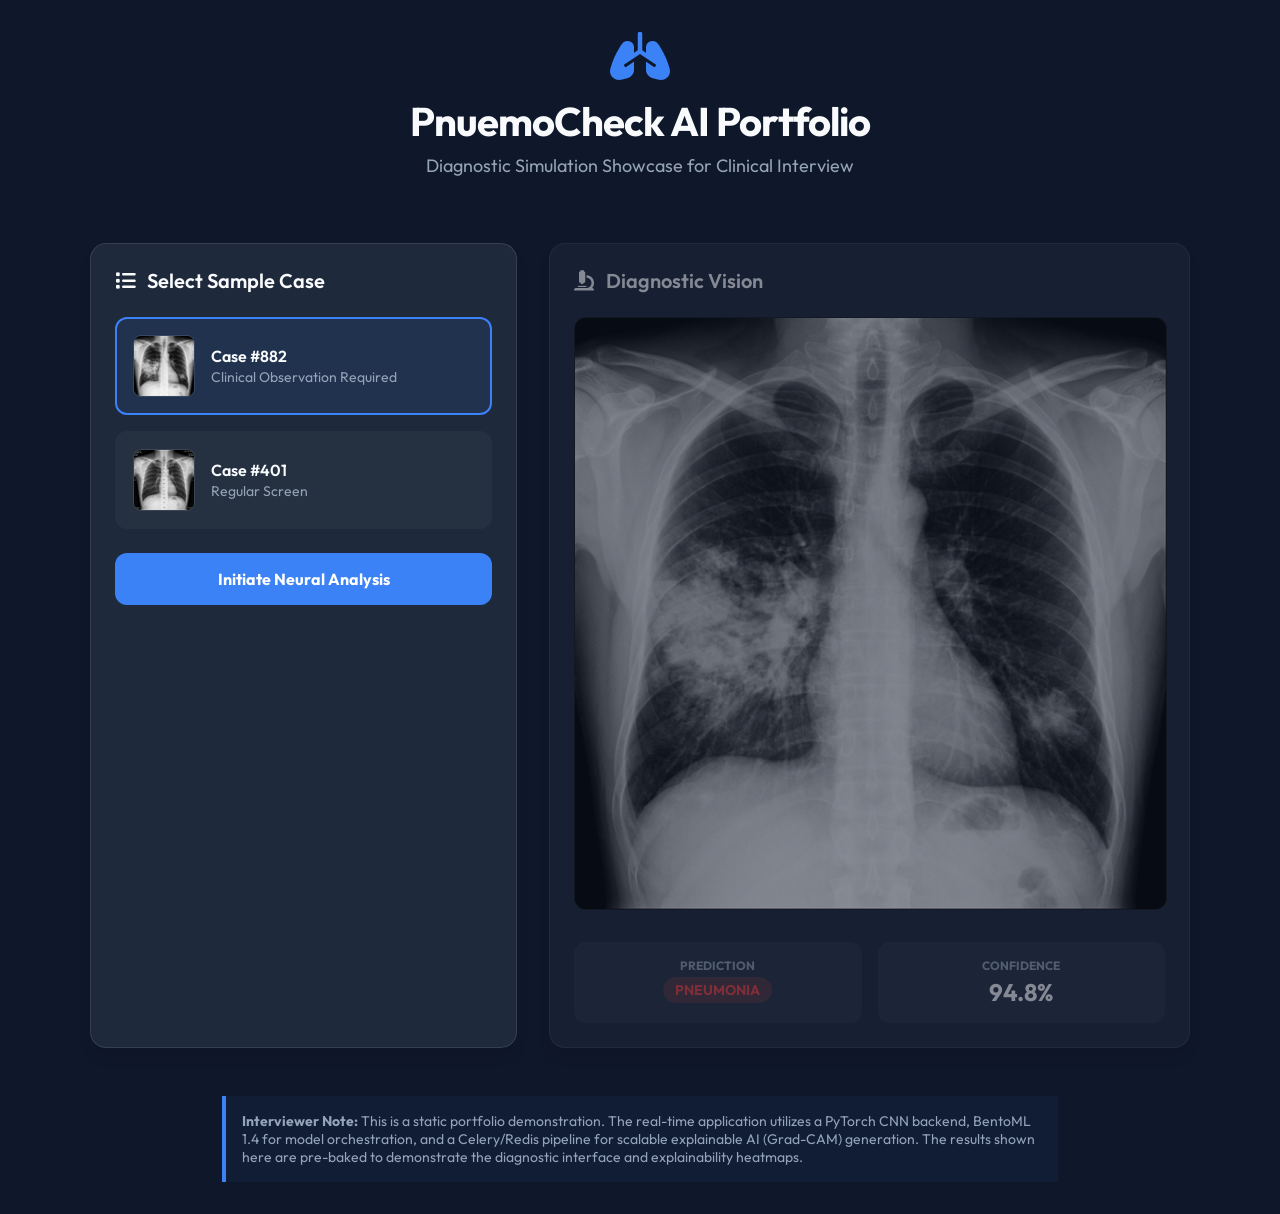
<file: gh-pages/index.html>
<!DOCTYPE html>
<html lang="en">

<head>
    <meta charset="UTF-8">
    <meta name="viewport" content="width=device-width, initial-scale=1.0">
    <title>PneumoCheck AI | Demo Showcase</title>
    <link href="https://fonts.googleapis.com/css2?family=Outfit:wght@300;400;600;700&display=swap" rel="stylesheet">
    <link rel="stylesheet" href="https://cdnjs.cloudflare.com/ajax/libs/font-awesome/6.0.0/css/all.min.css">
    <style>
        :root {
            --bg: #0f172a;
            --card: #1e293b;
            --primary: #3b82f6;
            --text: #f8fafc;
            --text-dim: #94a3b8;
            --pneumonia: #ef4444;
            --normal: #22c55e;
        }

        body {
            font-family: 'Outfit', sans-serif;
            background-color: var(--bg);
            color: var(--text);
            margin: 0;
            display: flex;
            flex-direction: column;
            align-items: center;
            min-height: 100vh;
            padding: 2rem;
        }

        .header {
            text-align: center;
            margin-bottom: 3rem;
            max-width: 800px;
        }

        .logo-icon {
            font-size: 3rem;
            color: var(--primary);
            margin-bottom: 1rem;
        }

        h1 {
            margin: 0;
            font-size: 2.5rem;
            letter-spacing: -0.025em;
        }

        .subtitle {
            color: var(--text-dim);
            font-size: 1.125rem;
            margin-top: 0.5rem;
        }

        .main-grid {
            display: grid;
            grid-template-columns: 1fr 1.5fr;
            gap: 2rem;
            max-width: 1100px;
            width: 100%;
        }

        .card {
            background: var(--card);
            border: 1px solid rgba(255, 255, 255, 0.1);
            border-radius: 1rem;
            padding: 1.5rem;
            box-shadow: 0 10px 15px -3px rgba(0, 0, 0, 0.1);
        }

        .results-card-inactive {
            opacity: 0.5;
            pointer-events: none;
        }

        .card-title {
            font-size: 1.25rem;
            font-weight: 600;
            margin-bottom: 1.5rem;
            display: flex;
            align-items: center;
            gap: 0.75rem;
        }

        .sample-grid {
            display: flex;
            flex-direction: column;
            gap: 1rem;
        }

        .sample-item {
            cursor: pointer;
            padding: 1rem;
            border-radius: 0.75rem;
            background: rgba(255, 255, 255, 0.03);
            border: 2px solid transparent;
            transition: all 0.2s;
            display: flex;
            align-items: center;
            gap: 1rem;
        }

        .sample-item:hover {
            background: rgba(255, 255, 255, 0.07);
        }

        .sample-item.active {
            border-color: var(--primary);
            background: rgba(59, 130, 246, 0.1);
        }

        .sample-thumb {
            width: 60px;
            height: 60px;
            border-radius: 0.5rem;
            object-fit: cover;
            border: 1px solid rgba(255, 255, 255, 0.1);
        }

        .sample-info .name {
            font-weight: 600;
            display: block;
        }

        .sample-info .type {
            font-size: 0.875rem;
            color: var(--text-dim);
        }

        .viewer-container {
            display: flex;
            flex-direction: column;
            gap: 1rem;
        }

        .image-stack {
            position: relative;
            width: 100%;
            aspect-ratio: 1;
            border-radius: 0.75rem;
            overflow: hidden;
            background: #000;
            border: 1px solid rgba(255, 255, 255, 0.1);
        }

        .display-img {
            width: 100%;
            height: 100%;
            object-fit: contain;
        }

        #heatmap-overlay {
            position: absolute;
            top: 0;
            left: 0;
            width: 100%;
            height: 100%;
            mix-blend-mode: screen;
            opacity: 0.7;
            pointer-events: none;
            display: none;
        }

        .metrics {
            display: grid;
            grid-template-columns: 1fr 1fr;
            gap: 1rem;
            margin-top: 1rem;
        }

        .metric-box {
            padding: 1rem;
            background: rgba(255, 255, 255, 0.05);
            border-radius: 0.75rem;
            text-align: center;
        }

        .label {
            font-size: 0.75rem;
            color: var(--text-dim);
            text-transform: uppercase;
            font-weight: 700;
            margin-bottom: 0.25rem;
        }

        .value {
            font-size: 1.5rem;
            font-weight: 700;
        }

        .badge {
            display: inline-block;
            padding: 0.25rem 0.75rem;
            border-radius: 9999px;
            font-size: 0.875rem;
            font-weight: 700;
        }

        .badge-pneumonia {
            background: rgba(239, 68, 68, 0.2);
            color: var(--pneumonia);
        }

        .badge-normal {
            background: rgba(34, 197, 94, 0.2);
            color: var(--normal);
        }

        .btn {
            width: 100%;
            padding: 1rem;
            border-radius: 0.75rem;
            border: none;
            font-family: inherit;
            font-weight: 700;
            font-size: 1rem;
            cursor: pointer;
            transition: all 0.2s;
            background: var(--primary);
            color: #fff;
            margin-top: 1.5rem;
        }

        .btn:hover {
            filter: brightness(1.1);
            transform: translateY(-1px);
        }

        @media (max-width: 768px) {
            .main-grid {
                grid-template-columns: 1fr;
            }
        }

        .portfolio-note {
            margin-top: 3rem;
            padding: 1rem;
            border-left: 4px solid var(--primary);
            background: rgba(59, 130, 246, 0.05);
            max-width: 800px;
            font-size: 0.875rem;
            color: var(--text-dim);
        }
    </style>
</head>

<body>

    <div class="header">
        <i class="fas fa-lungs logo-icon"></i>
        <h1>PnuemoCheck AI Portfolio</h1>
        <p class="subtitle">Diagnostic Simulation Showcase for Clinical Interview</p>
    </div>

    <div class="main-grid">
        <div class="card">
            <div class="card-title"><i class="fas fa-list"></i> Select Sample Case</div>
            <div class="sample-grid">
                <div class="sample-item active" onclick="loadSample('pneumonia')">
                    <img src="assets/pneumonia_sample.png" class="sample-thumb" alt="Sample radiograph with pneumonia">
                    <div class="sample-info">
                        <span class="name">Case #882</span>
                        <span class="type">Clinical Observation Required</span>
                    </div>
                </div>
                <div class="sample-item" onclick="loadSample('normal')">
                    <img src="assets/normal_sample.png" class="sample-thumb" alt="Sample normal radiograph">
                    <div class="sample-info">
                        <span class="name">Case #401</span>
                        <span class="type">Regular Screen</span>
                    </div>
                </div>
            </div>

            <button class="btn" id="analyze-btn" onclick="startAnalysis()">
                Initiate Neural Analysis
            </button>
        </div>

        <div class="card results-card-inactive" id="results-card">
            <div class="card-title"><i class="fas fa-microscope"></i> Diagnostic Vision</div>

            <div class="viewer-container">
                <div class="image-stack">
                    <img id="base-img" src="assets/pneumonia_sample.png" class="display-img" alt="X-ray scan">
                    <img id="heatmap-overlay" src="assets/pneumonia_heatmap.png" class="display-img"
                        alt="Grad-CAM explainability heatmap">
                </div>

                <div class="metrics">
                    <div class="metric-box">
                        <div class="label">Prediction</div>
                        <div id="pred-val" class="value badge badge-pneumonia">PNEUMONIA</div>
                    </div>
                    <div class="metric-box">
                        <div class="label">Confidence</div>
                        <div id="conf-val" class="value">94.8%</div>
                    </div>
                </div>
            </div>
        </div>
    </div>

    <div class="portfolio-note">
        <strong>Interviewer Note:</strong> This is a static portfolio demonstration. The real-time application utilizes
        a PyTorch CNN backend, BentoML 1.4 for model orchestration, and a Celery/Redis pipeline for scalable explainable
        AI (Grad-CAM) generation. The results shown here are pre-baked to demonstrate the diagnostic interface and
        explainability heatmaps.
    </div>

    <script>
        const samples = {
            pneumonia: {
                img: 'assets/pneumonia_sample.png',
                heatmap: 'assets/pneumonia_heatmap.png',
                pred: 'PNEUMONIA',
                conf: '94.8%',
                class: 'badge-pneumonia'
            },
            normal: {
                img: 'assets/normal_sample.png',
                heatmap: null,
                pred: 'NORMAL',
                conf: '99.2%',
                class: 'badge-normal'
            }
        };

        let currentSample = 'pneumonia';

        function loadSample( key ) {
            currentSample = key;
            document.querySelectorAll( '.sample-item' ).forEach( el => el.classList.remove( 'active' ) );
            event.currentTarget.classList.add( 'active' );

            // Reset results
            document.getElementById( 'results-card' ).style.opacity = '0.5';
            document.getElementById( 'results-card' ).style.pointer_events = 'none';
            document.getElementById( 'heatmap-overlay' ).style.display = 'none';
            document.getElementById( 'base-img' ).src = samples[ key ].img;
            document.getElementById( 'analyze-btn' ).innerText = 'Initiate Neural Analysis';
            document.getElementById( 'analyze-btn' ).disabled = false;
        }

        function startAnalysis() {
            const btn = document.getElementById( 'analyze-btn' );
            btn.disabled = true;
            btn.innerText = 'Running Inference...';

            setTimeout( () => {
                const data = samples[ currentSample ];
                document.getElementById( 'results-card' ).style.opacity = '1';
                document.getElementById( 'results-card' ).style.pointerEvents = 'auto';

                document.getElementById( 'pred-val' ).innerText = data.pred;
                document.getElementById( 'pred-val' ).className = 'value badge ' + data.class;
                document.getElementById( 'conf-val' ).innerText = data.conf;

                if ( data.heatmap ) {
                    document.getElementById( 'heatmap-overlay' ).src = data.heatmap;
                    document.getElementById( 'heatmap-overlay' ).style.display = 'block';
                } else {
                    document.getElementById( 'heatmap-overlay' ).style.display = 'none';
                }

                btn.innerText = 'Analysis Complete';
            }, 800 );
        }
    </script>
</body>

</html>
</file>
